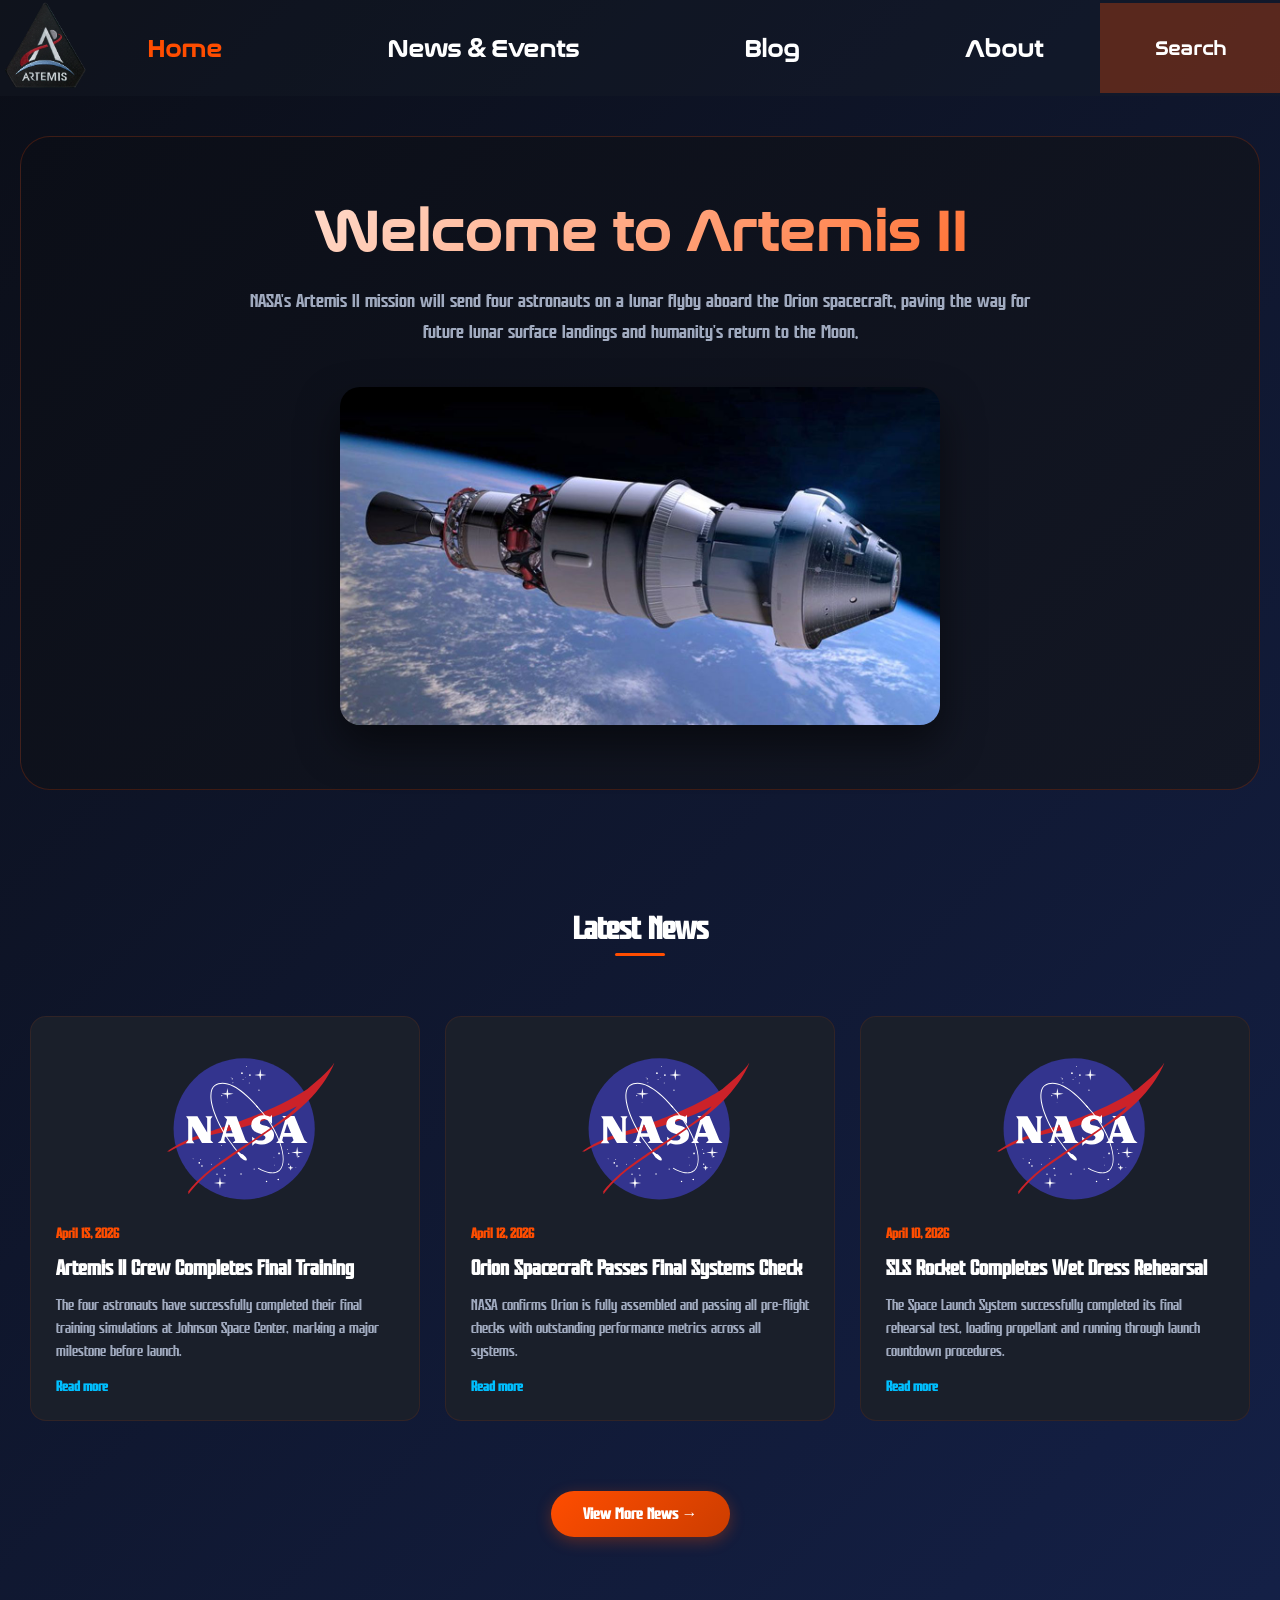
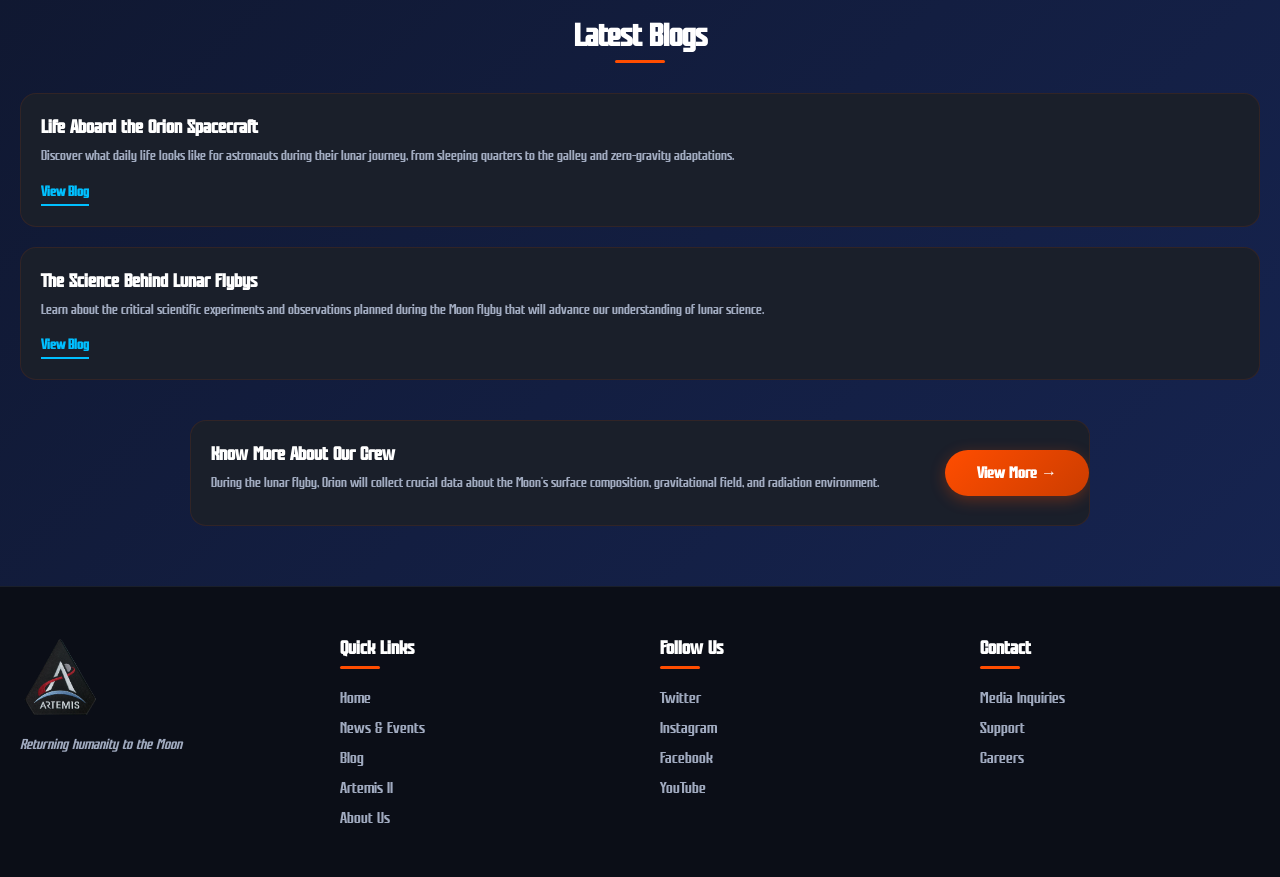
<file: index.html>
<!DOCTYPE html>
<html lang="en">
<head>
    <meta charset="UTF-8">
    <meta name="viewport" content="width=device-width, initial-scale=1.0">
    <meta http-equiv="refresh" content="0; url=pages/home.html">

    <title>Nasa Fan Made Site</title>
</head>    
</html>
</file>
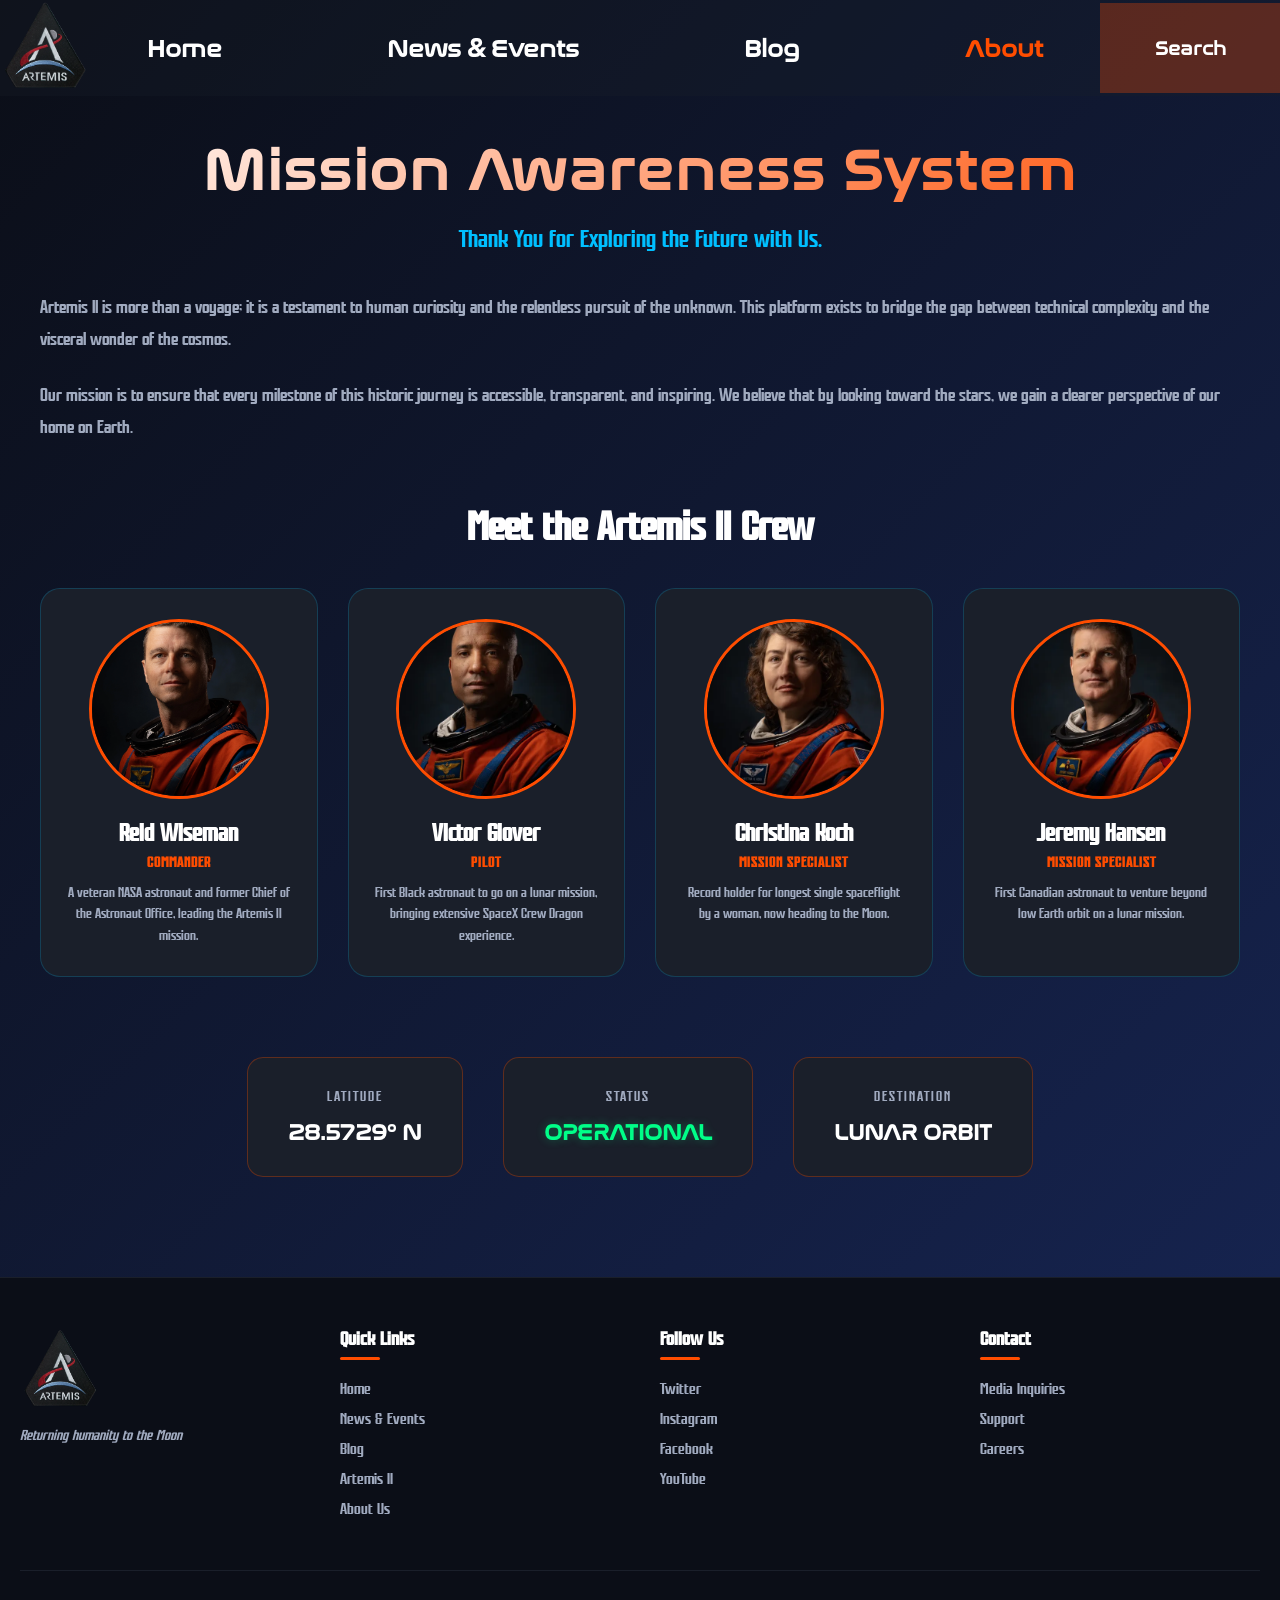
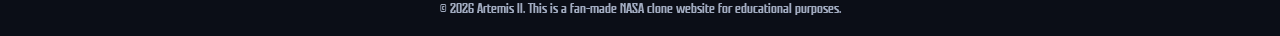
<file: pages/about.html>
<!doctype html>
<html lang="en">
  <head>
    <meta charset="UTF-8" />
    <meta name="viewport" content="width=device-width, initial-scale=1.0" />
    <link rel="stylesheet" href="../styles/style.css" />
    <link rel="stylesheet" href="../styles/topbar_style.css" />
    <link rel="stylesheet" href="../styles/about_style.css" />
    <link rel="stylesheet" href="../styles/astronaut_style.css" />
    <link rel="stylesheet" href="../styles/footer_style.css" />

    <script src="../scripts/loaders/load_top_bar.js"></script>
    <script src="../scripts/loaders/load_about.js"></script>
    <script src="../scripts/loaders/add_footer.js"></script>
    <title>About Us - Artemis II</title>
  </head>

  <body>
    <header class="top_bar" id="top_bar"></header>

    <main class="about_container">
      <div class="about_content">
        <h1 class="about_title">Mission Awareness System</h1>
        <p class="about_subtitle">
          Thank You for Exploring the Future with Us.
        </p>

        <div class="about_text">
          <p>
            Artemis II is more than a voyage; it is a testament to human
            curiosity and the relentless pursuit of the unknown. This platform
            exists to bridge the gap between technical complexity and the
            visceral wonder of the cosmos.
          </p>

          <p>
            Our mission is to ensure that every milestone of this historic
            journey is accessible, transparent, and inspiring. We believe that
            by looking toward the stars, we gain a clearer perspective of our
            home on Earth.
          </p>
        </div>
        <section class="astronauts_section">
          <h2 class="section_title">Meet the Artemis II Crew</h2>
          <div class="astronauts_grid">
            <!-- Astronaut Card 1 -->
            <div class="astronaut_card">
              <div class="astronaut_image">
                <img
                  src="../assets/crew_photos/Reid Wiseman.webp"
                  alt="Commander Reid Wiseman"
                />
              </div>
              <h3 class="astronaut_name">Reid Wiseman</h3>
              <p class="astronaut_role">Commander</p>
              <p class="astronaut_description">
                A veteran NASA astronaut and former Chief of the Astronaut
                Office, leading the Artemis II mission.
              </p>
            </div>
            <!-- Astronaut Card 2 -->
            <div class="astronaut_card">
              <div class="astronaut_image">
                <img
                  src="../assets/crew_photos/Victor Glover.webp"
                  alt="Pilot Victor Glover"
                />
              </div>
              <h3 class="astronaut_name">Victor Glover</h3>
              <p class="astronaut_role">Pilot</p>
              <p class="astronaut_description">
                First Black astronaut to go on a lunar mission, bringing
                extensive SpaceX Crew Dragon experience.
              </p>
            </div>
            <!-- Astronaut Card 3 -->
            <div class="astronaut_card">
              <div class="astronaut_image">
                <img
                  src="../assets/crew_photos/Christina Koch.webp"
                  alt="Mission Specialist Christina Koch"
                />
              </div>
              <h3 class="astronaut_name">Christina Koch</h3>
              <p class="astronaut_role">Mission Specialist</p>
              <p class="astronaut_description">
                Record holder for longest single spaceflight by a woman, now
                heading to the Moon.
              </p>
            </div>
            <!-- Astronaut Card 4 -->
            <div class="astronaut_card">
              <div class="astronaut_image">
                <img
                  src="../assets/crew_photos/Jeremy Hansen.webp"
                  alt="Mission Specialist Jeremy Hansen"
                />
              </div>
              <h3 class="astronaut_name">Jeremy Hansen</h3>
              <p class="astronaut_role">Mission Specialist</p>
              <p class="astronaut_description">
                First Canadian astronaut to venture beyond low Earth orbit on a
                lunar mission.
              </p>
            </div>
          </div>
        </section>
        <div class="info_grid">
          <div class="info_card">
            <div class="info_label">Latitude</div>
            <div class="info_value">28.5729° N</div>
          </div>
          <div class="info_card">
            <div class="info_label">Status</div>
            <div class="info_value status_operational">OPERATIONAL</div>
          </div>
          <div class="info_card">
            <div class="info_label">Destination</div>
            <div class="info_value">LUNAR ORBIT</div>
          </div>
        </div>
      </div>
    </main>
  </body>
</html>
</file>
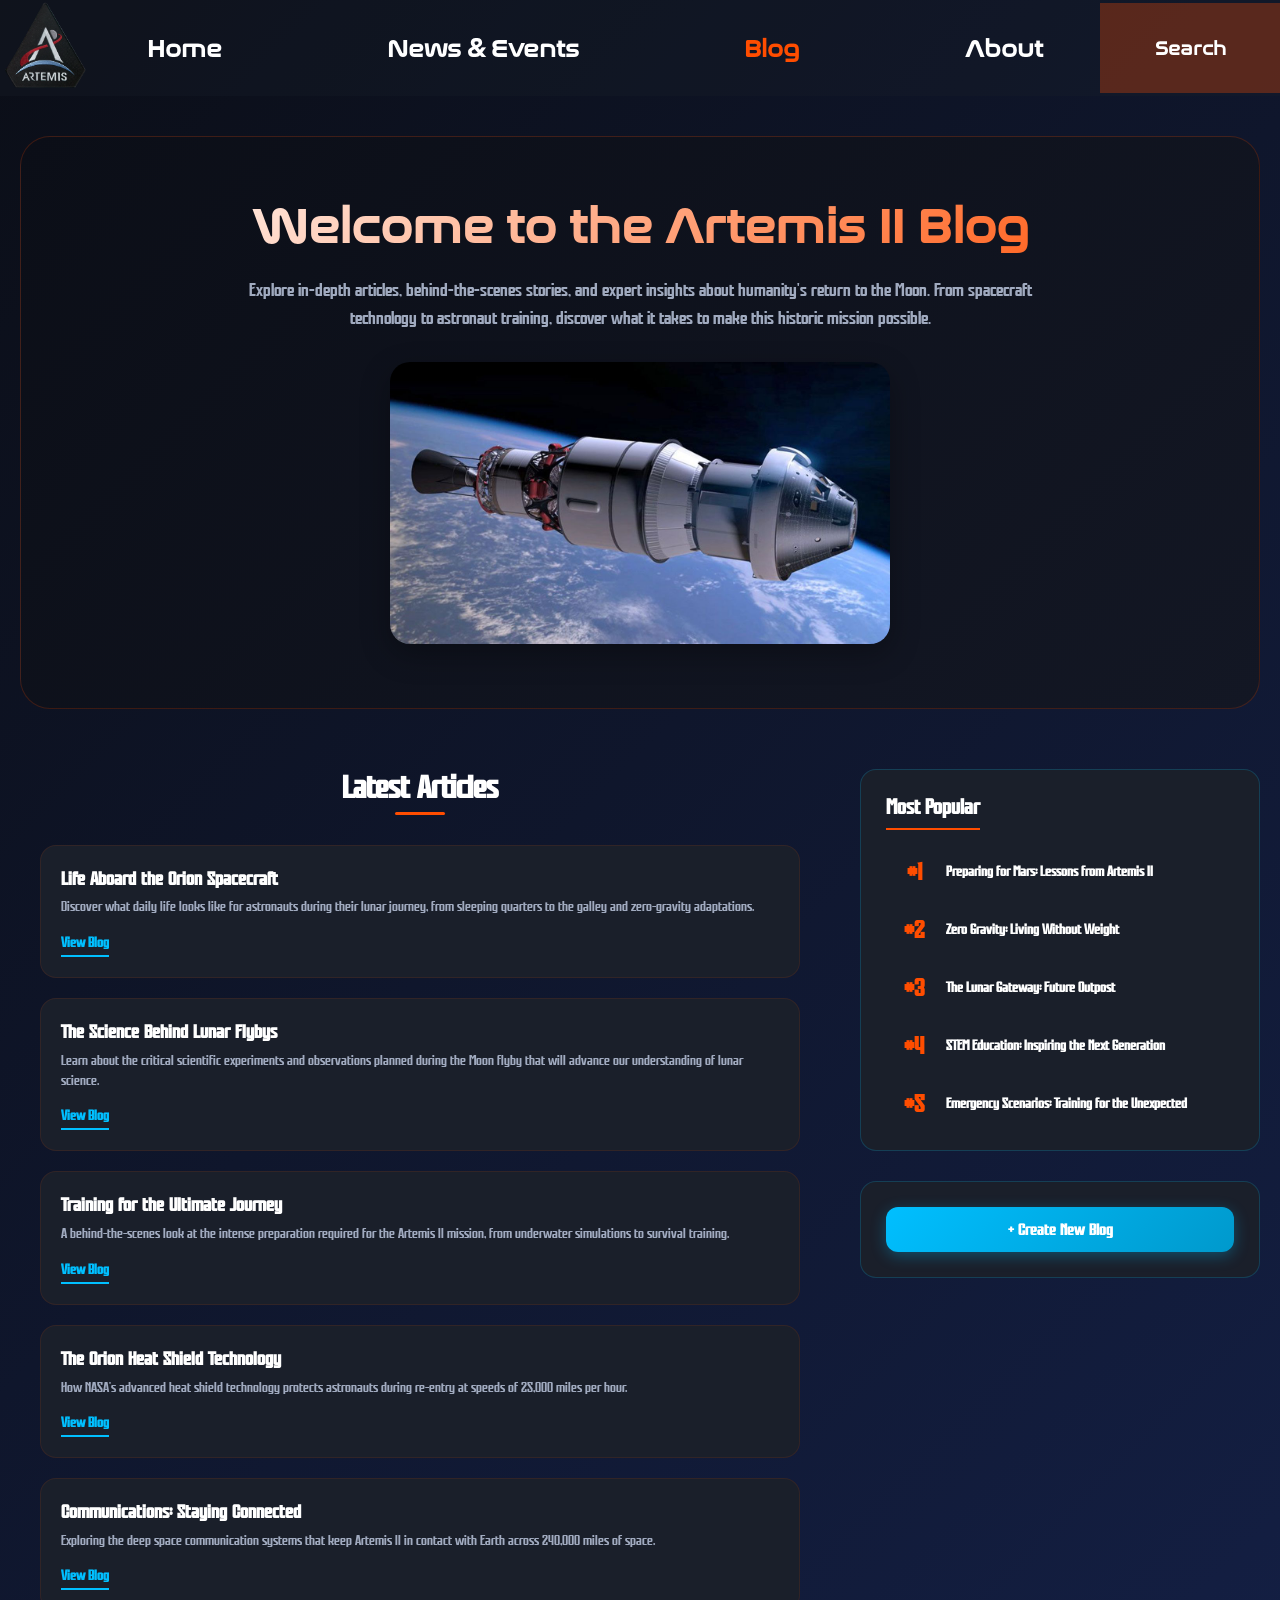
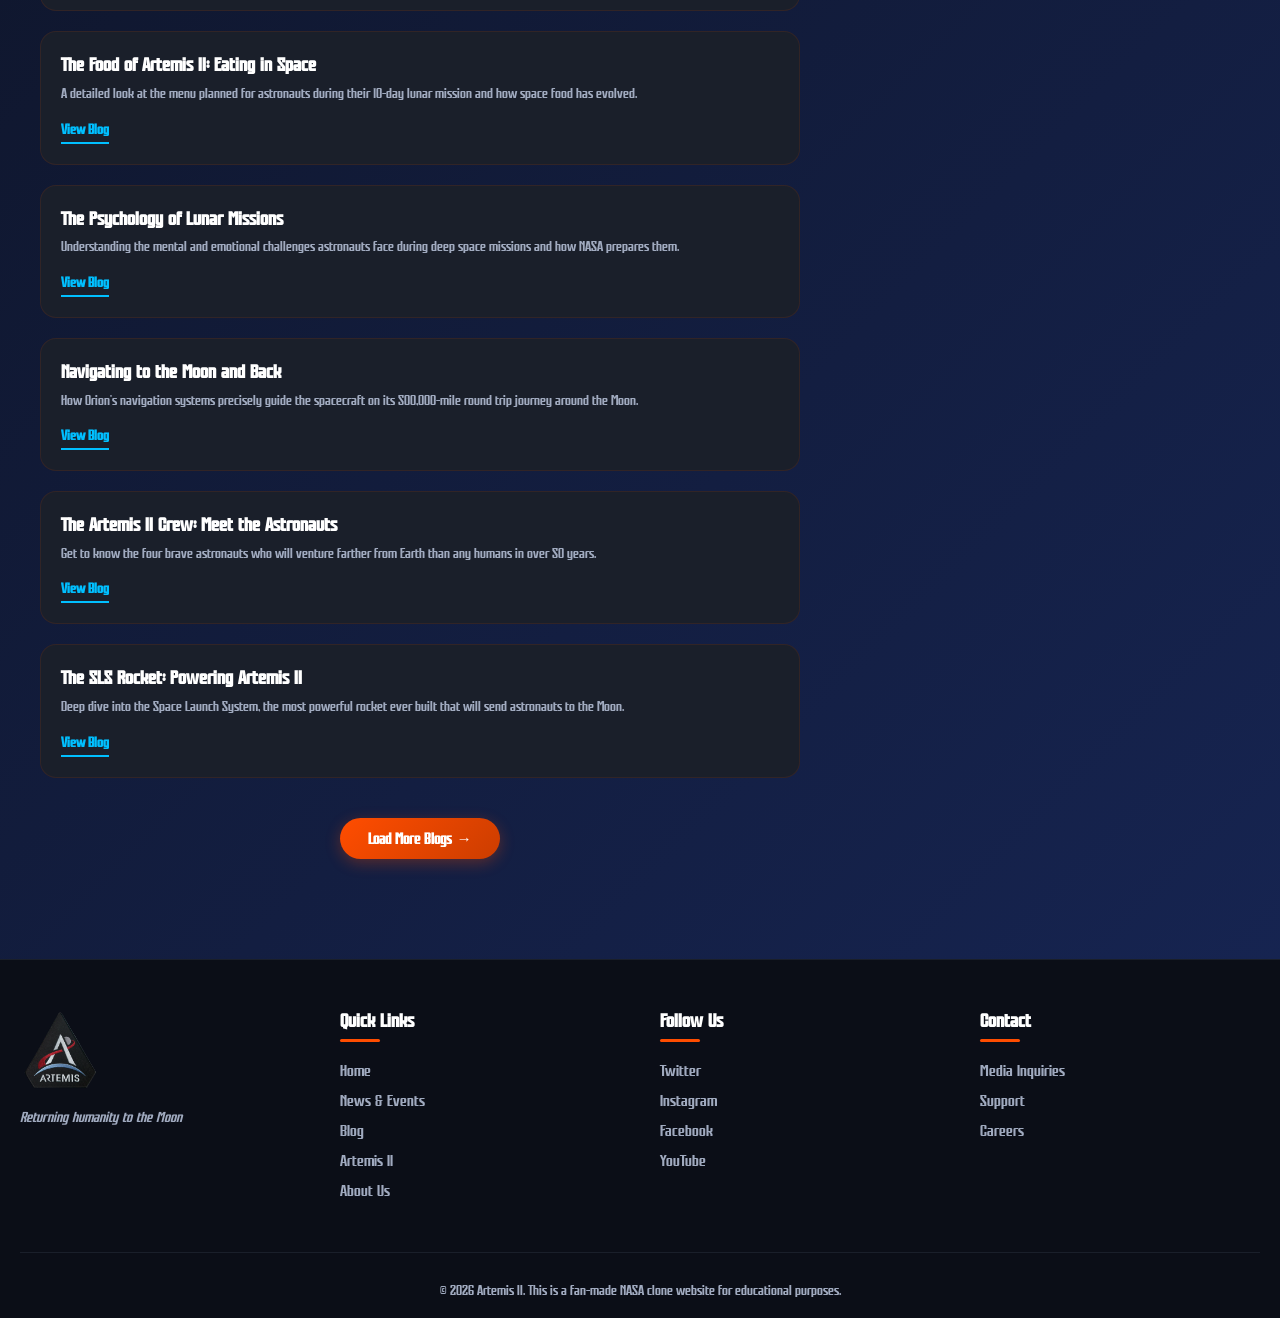
<file: pages/blog.html>
<!doctype html>
<html lang="en">
  <head>
    <meta charset="UTF-8" />
    <meta name="viewport" content="width=device-width, initial-scale=1.0" />
    <link rel="stylesheet" href="../styles/style.css" />
    <link rel="stylesheet" href="../styles/topbar_style.css" />
    <link rel="stylesheet" href="../styles/blog_style.css" />
    <link rel="stylesheet" href="../styles/footer_style.css" />

    <script src="../scripts/loaders/load_top_bar.js"></script>
    <script src="../scripts/loaders/add_footer.js"></script>
    <script src="../scripts/api/blog.js"></script>
    <script src="../scripts/loaders/load_blog.js"></script>
    <title>Blog - Artemis II</title>
  </head>

  <body>
    <header class="top_bar" id="top_bar"></header>

    <main class="blog_container">
      <!-- 1) Welcome Blog Section -->
      <section class="welcome_blog_section">
        <div class="welcome_blog_content">
          <h1 class="welcome_blog_title">Welcome to the Artemis II Blog</h1>
          <p class="welcome_blog_subtitle">
            Explore in-depth articles, behind-the-scenes stories, and expert
            insights about humanity's return to the Moon. From spacecraft
            technology to astronaut training, discover what it takes to make
            this historic mission possible.
          </p>
          <div class="welcome_blog_image">
            <img
              src="../assets/orion.jpg"
              alt="Orion Spacecraft"
              onerror="this.src = '../assets/nasa_logo.svg'"
            />
          </div>
        </div>
      </section>

      <!-- Main Content Area with 2 Columns -->
      <div class="blog_main_layout">
        <!-- Left Column: Blog Cards -->
        <div class="blog_left_column">
          <h2 class="section_title">Latest Articles</h2>
          <div class="blogs_list" id="blogsList">
            <!-- Dynamically loaded blog cards -->
          </div>
          <div class="button_container">
            <button class="load_more_blogs_btn" id="loadMoreBlogsBtn">
              Load More Blogs →
            </button>
          </div>
        </div>

        <!-- Right Column: Sidebar -->
        <div class="blog_right_sidebar">
          <!-- Most Popular Blogs -->
          <div class="sidebar_card">
            <h3 class="sidebar_title">Most Popular</h3>
            <div class="popular_list" id="popularList">
              <!-- Dynamically loaded popular blogs -->
            </div>
          </div>

          <!-- Create Blog Button -->
          <div class="sidebar_card">
            <button class="create_blog_btn">+ Create New Blog</button>
          </div>
        </div>
      </div>
    </main>

    <footer id="footer"></footer>
  </body>
</html>
</file>
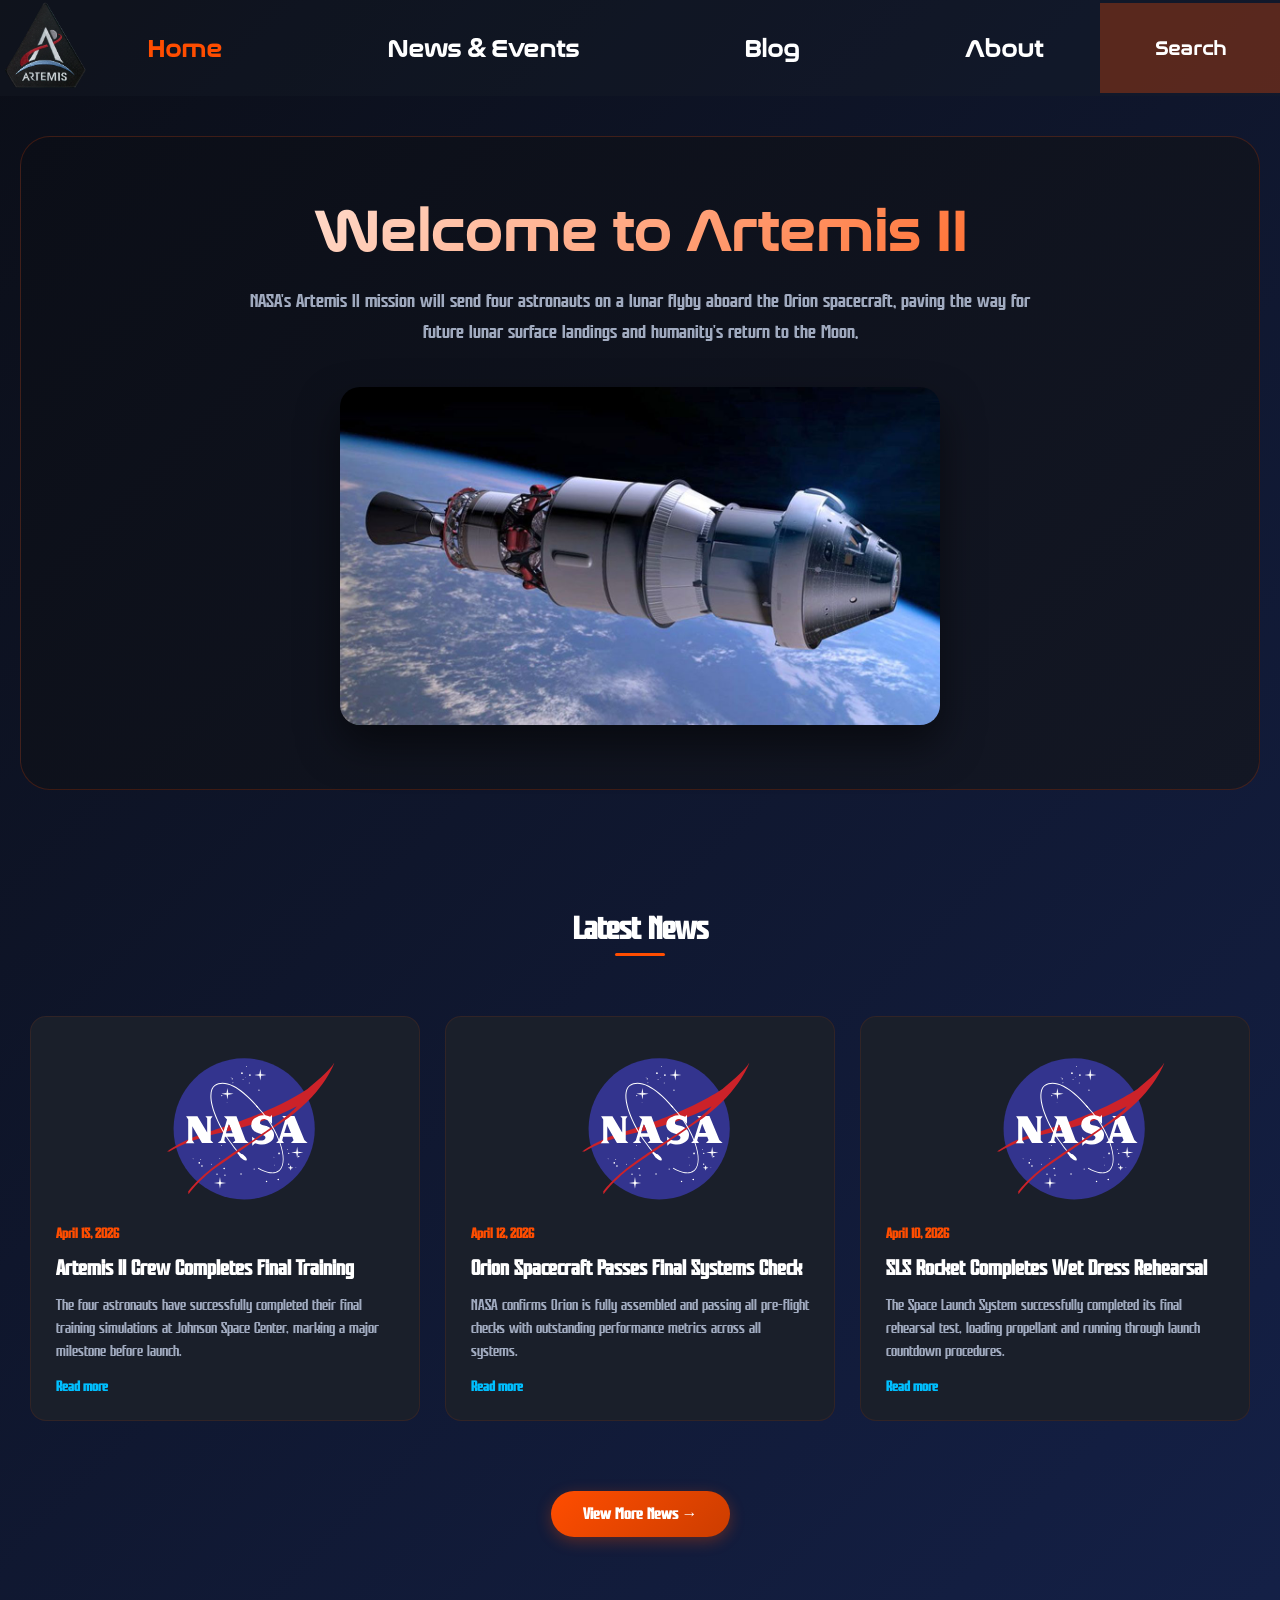
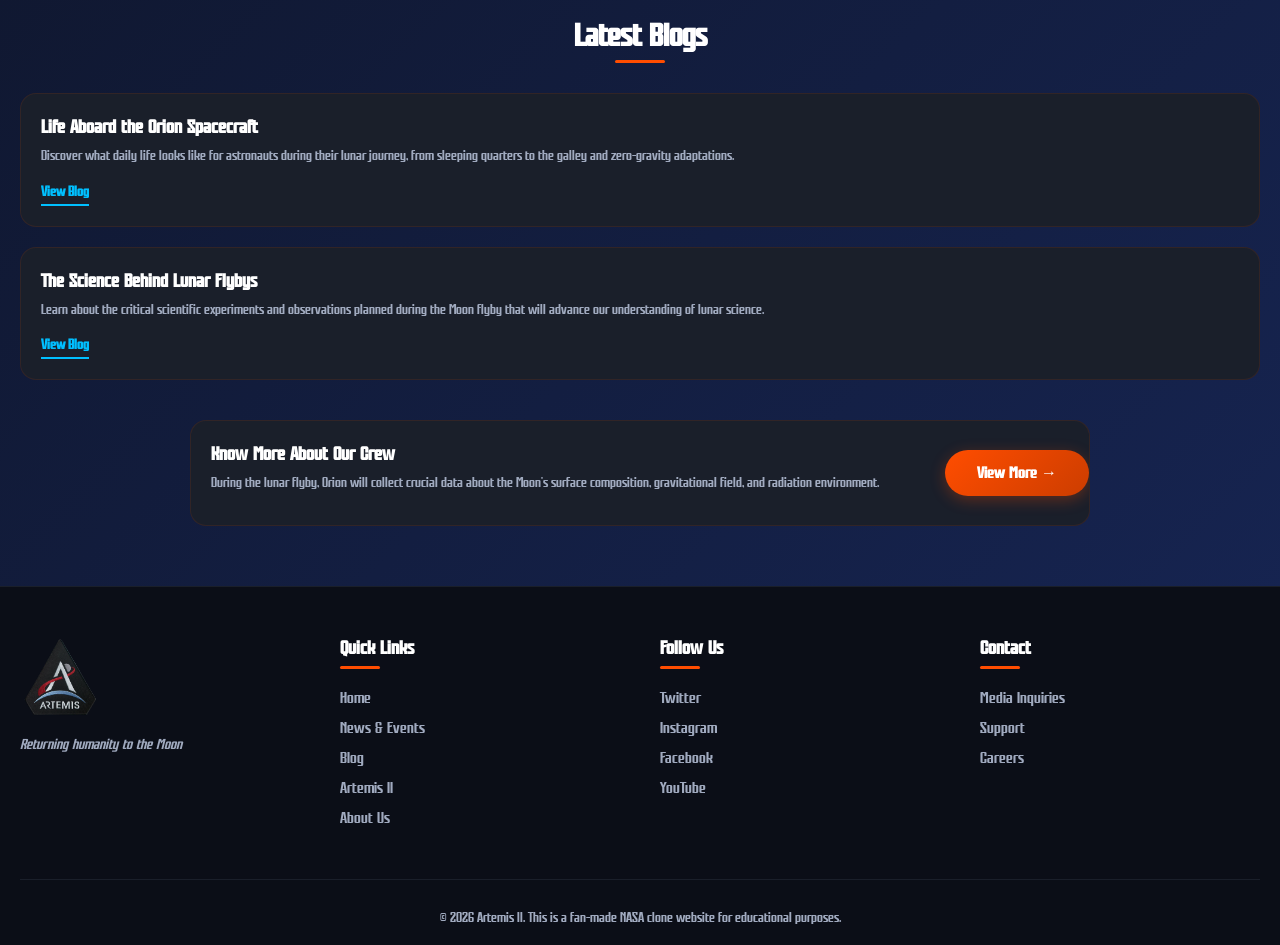
<file: pages/home.html>
<!doctype html>
<html lang="en">
  <head>
    <meta charset="UTF-8" />
    <meta name="viewport" content="width=device-width, initial-scale=1.0" />
    <link rel="stylesheet" href="../styles/style.css" />
    <link rel="stylesheet" href="../styles/topbar_style.css" />
    <link rel="stylesheet" href="../styles/home_style.css" />
    <link rel="stylesheet" href="../styles/news_style.css" />
    <link rel="stylesheet" href="../styles/footer_style.css" />
    <link rel="stylesheet" href="../styles/cta_style.css" />
    <link rel="stylesheet" href="../styles/blog_style.css" />

    <script src="../scripts/loaders/load_home.js"></script>
    <script src="../scripts/loaders/load_top_bar.js"></script>
    <script src="../scripts/loaders/add_footer.js"></script>
    <script src="../scripts/api/news.js"></script>
    <script src="../scripts/api/blog.js"></script>

    <title>Home - Artemis II</title>
  </head>

  <body>
    <!-- Note #1 make it header  -->
    <header class="top_bar" id="top_bar"></header>
    <!-- Main Home Content -->
    <main class="home_container">
      <!-- 1) Welcome Section -->
      <section class="welcome_section">
        <div class="welcome_content">
          <h1 class="welcome_title">Welcome to Artemis II</h1>
          <p class="welcome_subtitle">
            NASA's Artemis II mission will send four astronauts on a lunar flyby
            aboard the Orion spacecraft, paving the way for future lunar surface
            landings and humanity's return to the Moon.
          </p>
          <div class="spaceship_image">
            <img src="../assets/orion.jpg" alt="Orion Spacecraft" />
          </div>
        </div>
      </section>
    </main>

    <!-- 2) Latest News Section -->
    <section class="news_section">
      <h2 class="section_title">Latest News</h2>
      <div class="news_grid" id="newsGrid"></div>
      <div class="button_container">
        <button
          class="view_more_btn"
          onclick="window.location.href = 'news.html'"
        >
          View More News →
        </button>
      </div>
    </section>

    <!-- 3) Blogs Section -->
    <section class="blogs_section">
      <h2 class="section_title">Latest Blogs</h2>
      <div class="blogs_list" id="blogsList"></div>
    </section>

    <!-- 4) Special Thanks - Astronauts Section -->
    <section class="astronauts_CTA_section">
      <div class="cta_card">
        <div class="cta_content">
          <h3 class="cta_title">Know More About Our Crew</h3>
          <p class="cta_description">
            During the lunar flyby, Orion will collect crucial data about the
            Moon's surface composition, gravitational field, and radiation
            environment.
          </p>
        </div>
        <div class="button_container">
          <button
            class="view_more_btn"
            onclick="window.location.href = 'about.html'"
          >
            View More →
          </button>
        </div>
      </div>
    </section>
  </body>
</html>
</file>
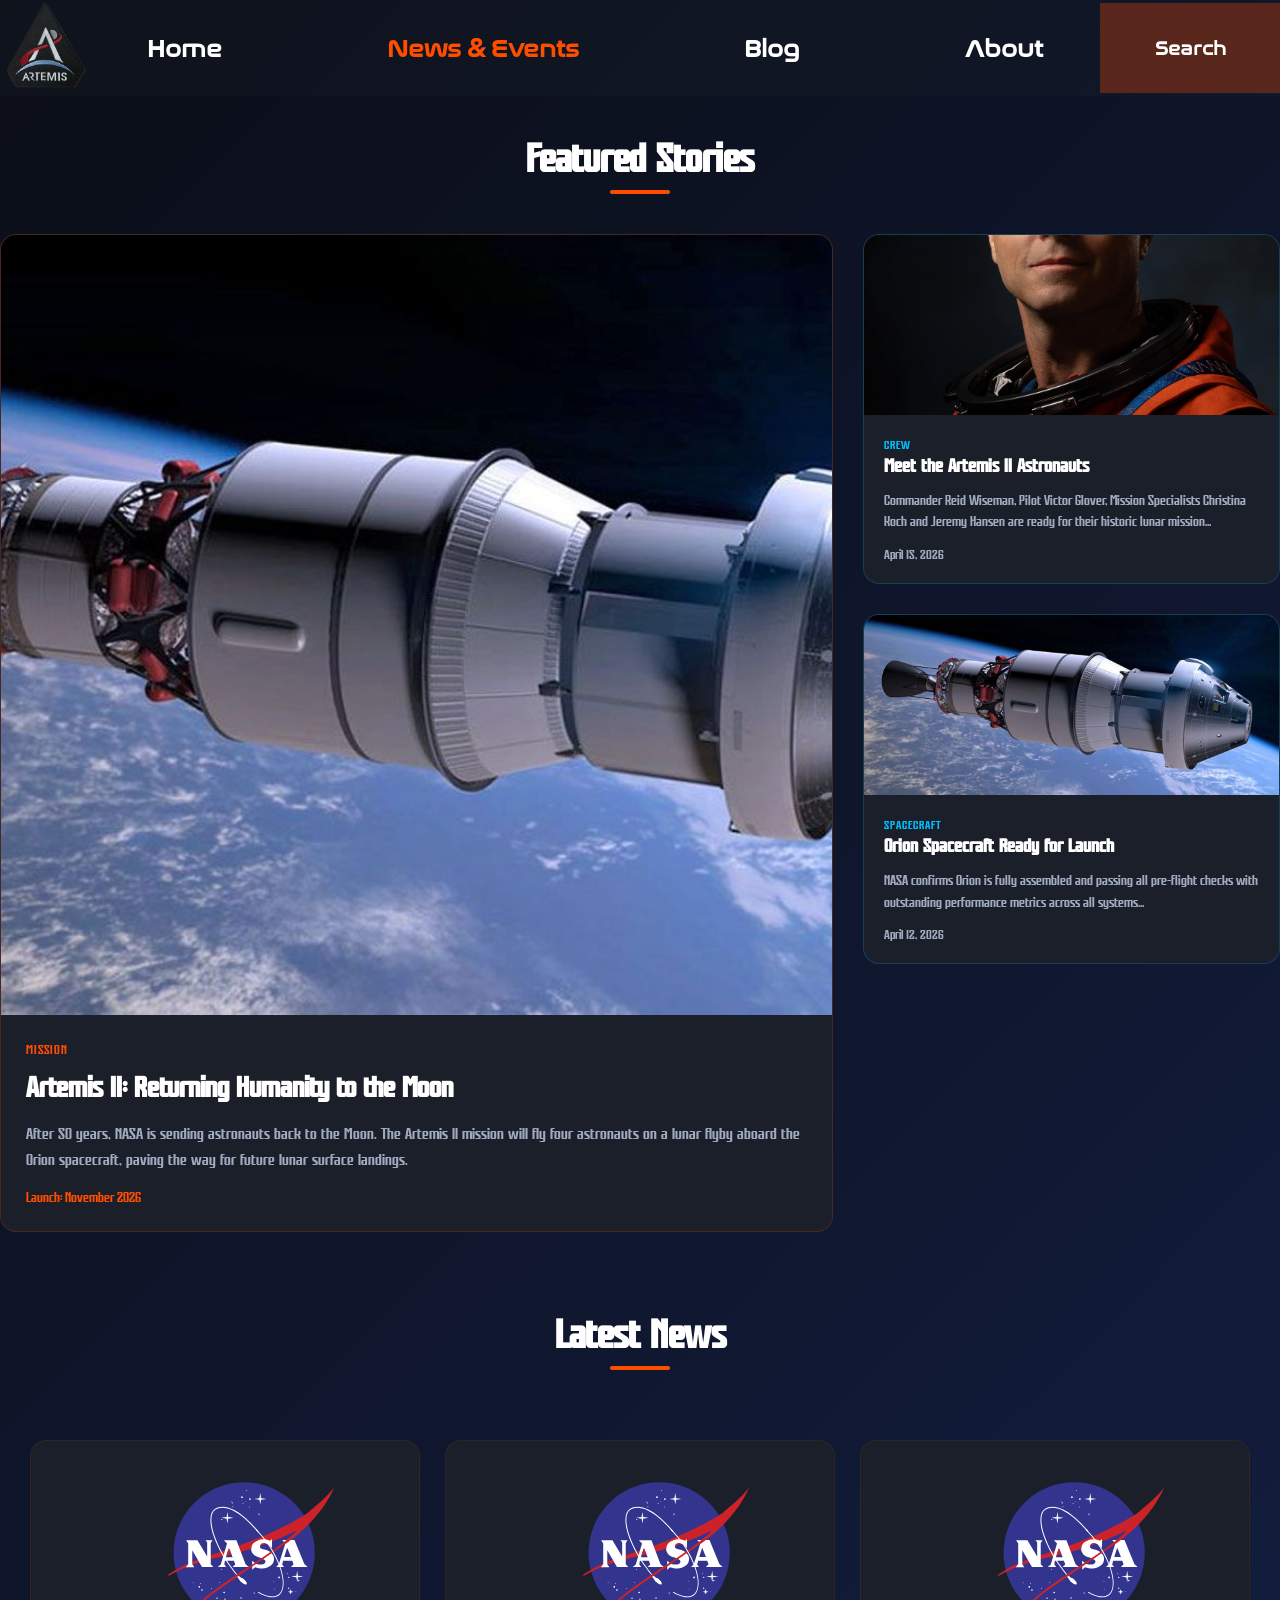
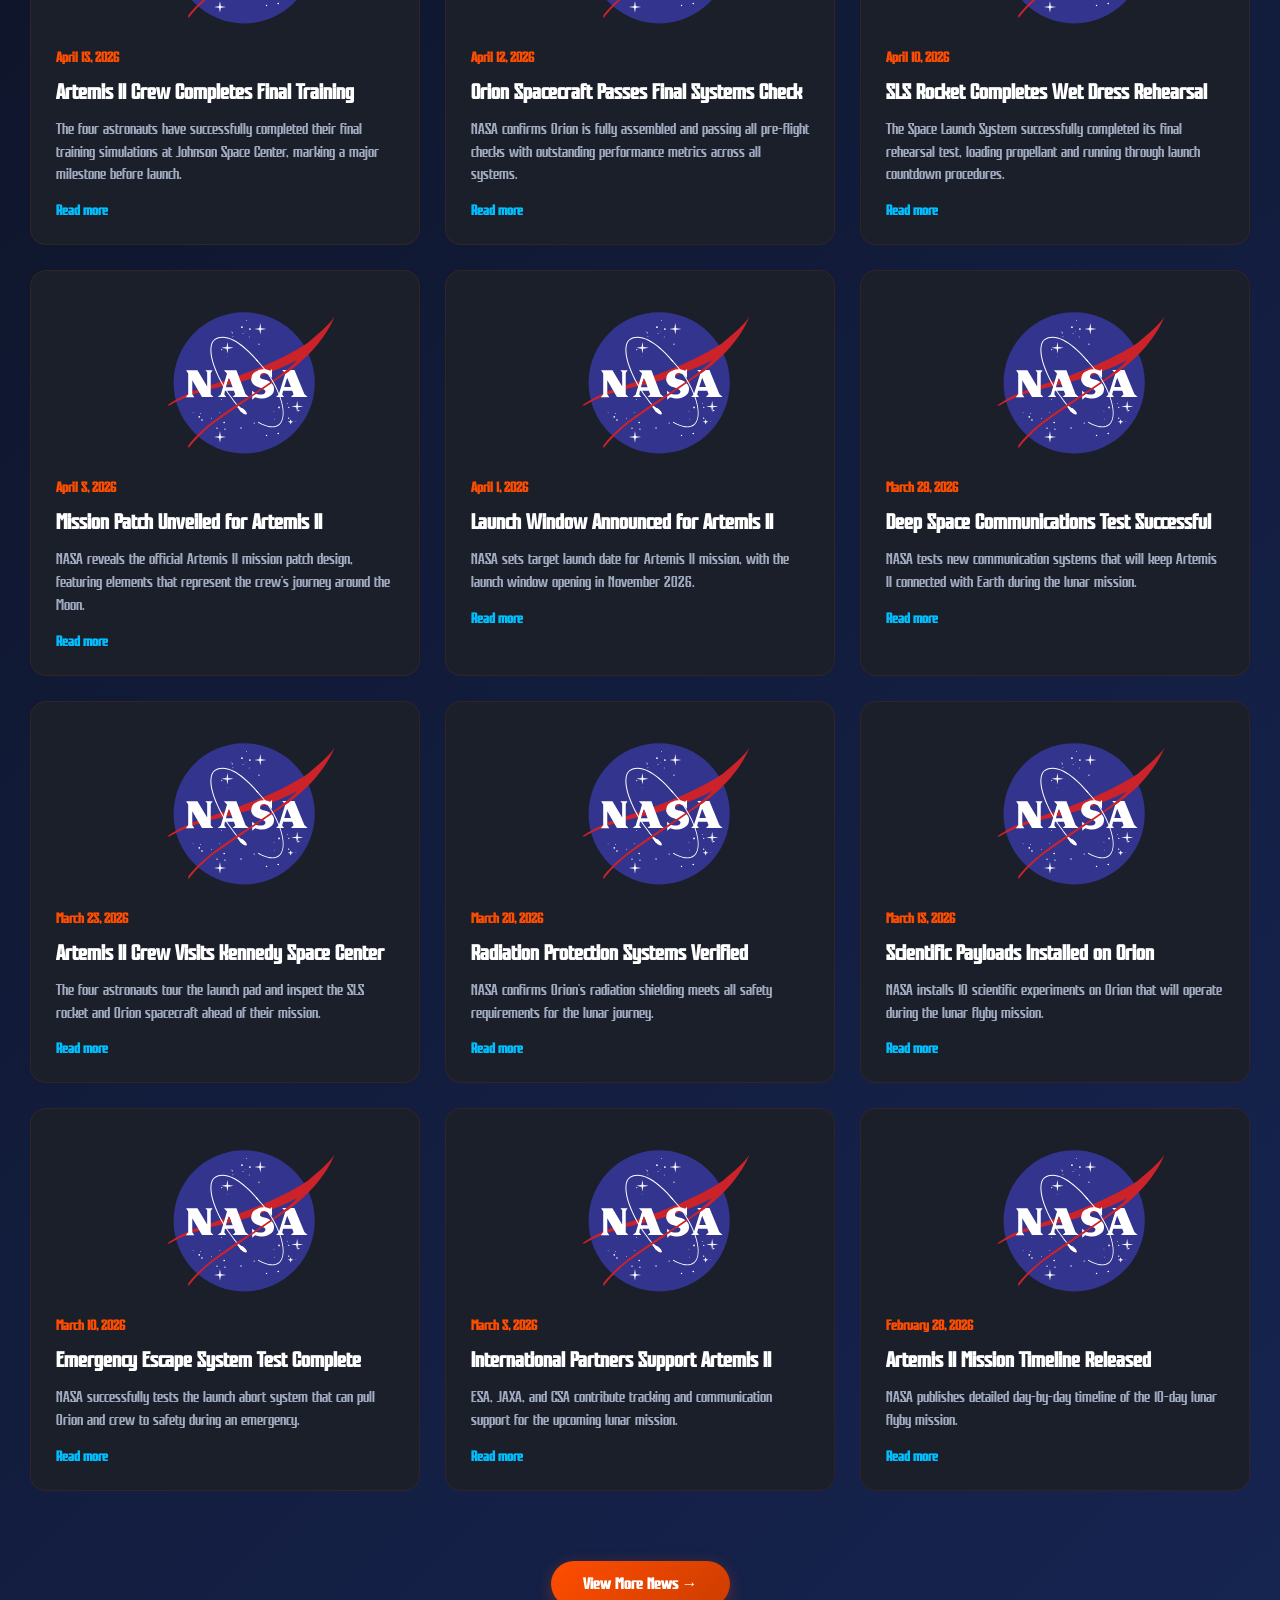
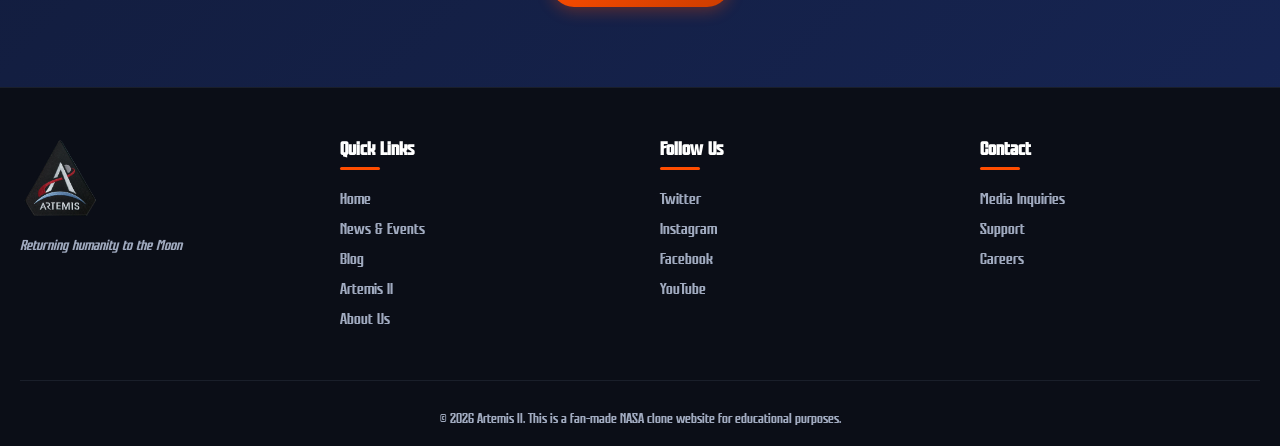
<file: pages/news.html>
<!doctype html>
<html lang="en">
  <head>
    <meta charset="UTF-8" />
    <meta name="viewport" content="width=device-width, initial-scale=1.0" />
    <link rel="stylesheet" href="../styles/style.css" />
    <link rel="stylesheet" href="../styles/topbar_style.css" />
    <link rel="stylesheet" href="../styles/news_style.css" />
    <link rel="stylesheet" href="../styles/footer_style.css" />

    <script src="../scripts/loaders/add_footer.js"></script>
    <script src="../scripts/loaders/load_top_bar.js"></script>
    <script src="../scripts/api/news.js"></script>
    <script src="../scripts/loaders/load_news.js"></script>
    <title>News & Events - Artemis II</title>
  </head>

  <body>
    <header class="top_bar" id="top_bar"></header>

    <main class="news_container">
      <!-- 1) Featured News Row - 3 Big News (Static) -->
      <section class="featured_news_section">
        <h2 class="section_title">Featured Stories</h2>
        <div class="featured_grid">
          <!-- Big Main News Card -->
          <div class="big_news_card">
            <img
              src="../assets/orion.jpg"
              alt="Artemis II Mission"
              class="big_news_image"
              onerror="this.src = '../assets/nasa_logo.svg'"
            />
            <div class="big_news_content">
              <span class="big_news_category">Mission</span>
              <h2 class="big_news_title">
                Artemis II: Returning Humanity to the Moon
              </h2>
              <p class="big_news_excerpt">
                After 50 years, NASA is sending astronauts back to the Moon. The
                Artemis II mission will fly four astronauts on a lunar flyby
                aboard the Orion spacecraft, paving the way for future lunar
                surface landings.
              </p>
              <span class="big_news_date">Launch: November 2026</span>
            </div>
          </div>

          <!-- Column of Two Smaller News Cards -->
          <div class="small_news_column">
            <!-- Small News Card 1 -->
            <div class="small_news_card">
              <img
                src="../assets/crew_photos/Reid Wiseman.webp"
                alt="Artemis II Crew"
                class="small_news_image"
                onerror="this.src = '../assets/nasa_logo.svg'"
              />
              <div class="small_news_content">
                <span class="small_news_category">Crew</span>
                <h3 class="small_news_title">Meet the Artemis II Astronauts</h3>
                <p class="small_news_excerpt">
                  Commander Reid Wiseman, Pilot Victor Glover, Mission
                  Specialists Christina Koch and Jeremy Hansen are ready for
                  their historic lunar mission...
                </p>
                <span class="small_news_date">April 15, 2026</span>
              </div>
            </div>

            <!-- Small News Card 2 -->
            <div class="small_news_card">
              <img
                src="../assets/orion.jpg"
                alt="Orion Spacecraft"
                class="small_news_image"
                onerror="this.src = '../assets/nasa_logo.svg'"
              />
              <div class="small_news_content">
                <span class="small_news_category">Spacecraft</span>
                <h3 class="small_news_title">
                  Orion Spacecraft Ready for Launch
                </h3>
                <p class="small_news_excerpt">
                  NASA confirms Orion is fully assembled and passing all
                  pre-flight checks with outstanding performance metrics across
                  all systems...
                </p>
                <span class="small_news_date">April 12, 2026</span>
              </div>
            </div>
          </div>
        </div>
      </section>
    </main>
    <!-- 2) News Archive Column - 20 News Cards -->
    <section class="news_section">
      <h2 class="section_title">Latest News</h2>
      <div class="news_grid" id="newsGrid">
        <!-- Dynamically loaded news cards -->
      </div>
      <div class="button_container">
        <button
          class="view_more_btn"
          onclick="window.location.href = 'news.html'"
        >
          View More News →
        </button>
      </div>
    </section>
  </body>
</html>
</file>
<file: styles/style.css>
* {
  margin: 0;
  padding: 0;
  box-sizing: border-box;
}

body {
  background: linear-gradient(135deg, #0b0e17 0%, #172656 100%);
  color: white;
}

a {
  text-decoration: none;
  color: inherit;
}

.section_title {
  font-family: "main_font", "Inter", sans-serif;
  font-size: 2.5rem;
  font-weight: 700;
  color: #ffffff;
  margin-bottom: 40px;
  text-align: center;
  position: relative;
  display: inline-block;
  width: 100%;
}

.section_title::after {
  margin: auto;
}

/* Optional: Keep hover effect for better UX */
a:hover {
  color: #ff4d00;
}

@font-face {
  font-family: "logo_font";
  src: url("../assets/fonts/logo_font.otf") format("opentype");
}

@font-face {
  font-family: "main_font";
  src: url("../assets/fonts/main_font.ttf") format("opentype");
}
</file>
<file: styles/topbar_style.css>
.top_bar {
  display: flex;
  align-items: center;
  justify-content: space-between;
  background-color: rgba(26, 31, 42, 0.3);

  font-family: "logo_font";
}

.top_bar_item {
  cursor: pointer;
  font-size: 1.5em;
  font-weight: bold;
}
.top_bar_item img {
  width: 10vh;
}
.navigation {
  width: 70%;
}
.navigation_list {
  list-style: none;

  display: flex;
  justify-content: space-between;
  width: 100%;
}

/* search container red rectangle */
.search_container {
  cursor: pointer;
  display: flex;
  background-color: rgba(255, 77, 0, 0.3);
  width: 20vh;
  height: 10vh;
  align-items: center;
  justify-content: center;
}

.current {
  color: #ff4d00;
}
@media (max-width: 700px) {
  .top_bar {
    flex-direction: column;
  }

  .navigation_list {
    flex-direction: column;
    align-items: center;
    margin-top: 30px;
    gap: 2rem;
    margin-bottom: 30px;
  }
}
</file>
<file: styles/about_style.css>
/* about_style.css - About Us Page */

.about_container {
    min-height: 100vh;
    display: flex;
    align-items: center;
    justify-content: center;
    padding: 40px 20px;
}

.about_content {
    max-width: 1200px;
    margin: 0 auto;
    text-align: center;
}

.about_title {
    font-family: 'logo_font', 'main_font', sans-serif;
    font-size: 3.5rem;
    font-weight: 800;
    background: linear-gradient(135deg, #FFFFFF 0%, #FF4D00 100%);
    -webkit-background-clip: text;
    background-clip: text;
    color: transparent;
    margin-bottom: 20px;
    letter-spacing: 2px;
}

.about_subtitle {
    font-family: 'main_font', sans-serif;
    font-size: 1.5rem;
    color: #00BFFF;
    margin-bottom: 40px;
    font-weight: 500;
}

.about_text {
    text-align: left;
    margin-bottom: 60px;
}

.about_text p {
    font-family: 'main_font', sans-serif;
    font-size: 1.1rem;
    line-height: 1.8;
    color: #A0AABF;
    margin-bottom: 25px;
}

.info_grid {
    display: flex;
    justify-content: center;
    gap: 40px;
    flex-wrap: wrap;
    margin-top: 40px;
}

.info_card {
    background: #1A1F2A;
    border-radius: 16px;
    padding: 30px 40px;
    min-width: 180px;
    text-align: center;
    border: 1px solid rgba(255, 77, 0, 0.3);
    transition: all 0.3s ease;
}

.info_card:hover {
    transform: translateY(-5px);
    border-color: #FF4D00;
    box-shadow: 0 10px 30px rgba(255, 77, 0, 0.2);
}

.info_label {
    font-family: 'main_font', sans-serif;
    font-size: 0.9rem;
    text-transform: uppercase;
    letter-spacing: 2px;
    color: #A0AABF;
    margin-bottom: 15px;
}

.info_value {
    font-family: 'logo_font', 'main_font', sans-serif;
    font-size: 1.4rem;
    font-weight: 700;
    color: #FFFFFF;
}

.status_operational {
    color: #00FF88;
    text-shadow: 0 0 10px rgba(0, 255, 136, 0.3);
}

/* Responsive Design */
@media (max-width: 768px) {
    .about_title {
        font-size: 2.2rem;
    }
    
    .about_subtitle {
        font-size: 1.2rem;
    }
    
    .about_text p {
        font-size: 1rem;
    }
    
    .info_grid {
        gap: 20px;
    }
    
    .info_card {
        padding: 20px 30px;
        min-width: 140px;
    }
    
    .info_value {
        font-size: 1.1rem;
    }
}

@media (max-width: 480px) {
    .about_title {
        font-size: 1.8rem;
    }
    
    .about_subtitle {
        font-size: 1rem;
    }
    
    .info_card {
        width: 100%;
    }
}
</file>
<file: styles/astronaut_style.css>
/* ============================================ */
/* 4) Astronauts Section */
/* ============================================ */

.astronauts_section {
    margin-bottom: 80px;
}

.astronauts_grid {
    display: grid;
    grid-template-columns: repeat(auto-fit, minmax(30vh, 1fr));
    gap: 30px;
}

.astronaut_card {
    background: #1A1F2A;
    border-radius: 20px;
    padding: 30px 25px;
    text-align: center;
    transition: all 0.3s ease;
    border: 1px solid rgba(0, 191, 255, 0.2);
    cursor: pointer;
}

.astronaut_card:hover {
    transform: translateY(-8px);
    border-color: #00BFFF;
    box-shadow: 0 15px 35px rgba(0, 191, 255, 0.15);
}

.astronaut_image {
    width: 180px;
    height: 180px;
    margin: 0 auto 20px;
    border-radius: 50%;
    overflow: hidden;
    border: 3px solid #FF4D00;
    transition: all 0.3s ease;
}

.astronaut_card:hover .astronaut_image {
    border-color: #00BFFF;
    transform: scale(1.02);
}

.astronaut_image img {
    width: 100%;
    height: 100%;
    object-fit: cover;
}

.astronaut_name {
    font-family: 'main_font', 'Inter', sans-serif;
    font-size: 1.5rem;
    font-weight: 700;
    color: #FFFFFF;
    margin-bottom: 8px;
}

.astronaut_role {
    font-family: 'main_font', 'Inter', sans-serif;
    font-size: 0.9rem;
    color: #FF4D00;
    font-weight: 600;
    margin-bottom: 12px;
    text-transform: uppercase;
    letter-spacing: 1px;
}

.astronaut_description {
    font-family: 'main_font', 'Inter', sans-serif;
    font-size: 0.9rem;
    color: #A0AABF;
    line-height: 1.5;
}
</file>
<file: styles/footer_style.css>
/* ============================================ */
/* 5) Footer */
/* ============================================ */

.footer {
    background: #0B0E17;
    border-top: 1px solid #1A1F2A;
    margin-top: 60px;
    padding: 50px 20px 20px;
}

.footer_content {
    max-width: 1400px;
    margin: 0 auto;
    display: grid;
    grid-template-columns: repeat(auto-fit, minmax(220px, 1fr));
    gap: 40px;
    margin-bottom: 40px;
}

.footer_section h4 {
    font-family: 'main_font', 'Inter', sans-serif;
    font-size: 1.2rem;
    color: #FFFFFF;
    margin-bottom: 20px;
    position: relative;
    display: inline-block;
}

.footer_section h4::after {
    content: '';
    display: block;
    width: 40px;
    height: 3px;
    background: #FF4D00;
    margin-top: 8px;
    border-radius: 2px;
}

.footer_section ul {
    list-style: none;
    padding: 0;
}

.footer_section ul li {
    margin-bottom: 12px;
}

.footer_section ul li a {
    color: #A0AABF;
    text-decoration: none;
    font-family: 'main_font', 'Inter', sans-serif;
    transition: color 0.3s ease;
}

.footer_section ul li a:hover {
    color: #FF4D00;
}

.footer_logo {
    width: 80px;
    height: auto;
    margin-bottom: 15px;
}

.footer_tagline {
    font-family: 'main_font', 'Inter', sans-serif;
    color: #A0AABF;
    font-size: 0.9rem;
    font-style: italic;
}

.footer_bottom {
    text-align: center;
    padding-top: 30px;
    border-top: 1px solid #1A1F2A;
    max-width: 1400px;
    margin: 0 auto;
}

.footer_bottom p {
    font-family: 'main_font', 'Inter', sans-serif;
    color: #A0AABF;
    font-size: 0.85rem;
}

@media (max-width : 700px) {
        .footer_content {
                grid-template-columns: 1fr;
                text-align: center;
            }
        
            .footer_section h4::after {
                margin: 8px auto 0;
            }
        
            .footer_logo {
                margin: 0 auto 15px;
            }
}
</file>
<file: styles/blog_style.css>
/* blog_style.css - Blog Page */

.blog_container {
    max-width: 1400px;
    margin: 0 auto;
    padding: 40px 20px;
}

/* ============================================ */
/* 1) Welcome Blog Section */
/* ============================================ */

.welcome_blog_section {
    background: linear-gradient(135deg, #0B0E17 0%, #131724 100%);
    border-radius: 30px;
    padding: 60px 40px;
    margin-bottom: 60px;
    text-align: center;
    border: 1px solid rgba(255, 77, 0, 0.2);
}

.welcome_blog_title {
    font-family: 'logo_font', 'main_font', sans-serif;
    font-size: 3rem;
    font-weight: 800;
    background: linear-gradient(135deg, #FFFFFF 0%, #FF4D00 100%);
    -webkit-background-clip: text;
    background-clip: text;
    color: transparent;
    margin-bottom: 20px;
}

.welcome_blog_subtitle {
    font-family: 'main_font', 'Inter', sans-serif;
    font-size: 1.1rem;
    line-height: 1.6;
    color: #A0AABF;
    max-width: 800px;
    margin: 0 auto 30px;
}

.welcome_blog_image {
    max-width: 500px;
    margin: 0 auto;
}

.welcome_blog_image img {
    width: 100%;
    height: auto;
    border-radius: 20px;
    box-shadow: 0 10px 30px rgba(0, 0, 0, 0.3);
}

/* ============================================ */
/* Main Layout - 2 Columns */
/* ============================================ */

.blog_main_layout {
    display: grid;
    grid-template-columns: 2fr 1fr;
    gap: 40px;
}

/* Section Title */
.section_title {
    font-family: 'main_font', 'Inter', sans-serif;
    font-size: 2rem;
    font-weight: 700;
    color: #FFFFFF;
    margin-bottom: 30px;
    position: relative;
    display: inline-block;
}

.section_title::after {
    content: '';
    display: block;
    width: 50px;
    height: 3px;
    background: #FF4D00;
    margin-top: 8px;
    border-radius: 2px;
}

/* ============================================ */
/* 2) Blog Cards - Left Column */
/* ============================================ */

.blogs_list {
    display: flex;
    flex-direction: column;
    gap: 20px;
    margin-bottom: 40px;
}

.blog_row {
    background: #1A1F2A;
    border-radius: 16px;
    margin-left: 20px;
    margin-right: 20px;
    transition: border-color 0.2s ease;
    border: 1px solid rgba(255, 77, 0, 0.1);
    cursor: pointer;
    display: flex;
    overflow: hidden;
}

.blog_row:hover {
    border-color: #FF4D00;
}

.blog_image {
    width: 200px;
    height: 160px;
    object-fit: cover;
    flex-shrink: 0;
}

.blog_content {
    padding: 20px;
    flex: 1;
}

.blog_category {
    display: inline-block;
    font-family: 'main_font', sans-serif;
    font-size: 0.7rem;
    color: #00BFFF;
    text-transform: uppercase;
    letter-spacing: 1px;
    margin-bottom: 8px;
}

.blog_title {
    font-family: 'main_font', 'Inter', sans-serif;
    font-size: 1.2rem;
    font-weight: 700;
    color: #FFFFFF;
    margin-bottom: 5px;
    line-height: 1.4;
}

.blog_author_date {
    font-family: 'main_font', sans-serif;
    font-size: 0.75rem;
    color: #A0AABF;
    margin-bottom: 10px;
}

.blog_description {
    font-family: 'main_font', 'Inter', sans-serif;
    font-size: 0.85rem;
    color: #A0AABF;
    line-height: 1.5;
    margin-bottom: 12px;
}

.view_blog_btn {
    display: inline-block;
    background: transparent;
    color: #00BFFF;
    text-decoration: none;
    font-family: 'main_font', sans-serif;
    font-weight: 600;
    font-size: 0.85rem;
    padding: 5px 0;
    border-bottom: 2px solid #00BFFF;
    transition: color 0.2s ease, border-color 0.2s ease;
}

.view_blog_btn:hover {
    color: #FF4D00;
    border-bottom-color: #FF4D00;
}

.button_container {
    text-align: center;
}

.load_more_blogs_btn {
    background: linear-gradient(135deg, #FF4D00 0%, #CC3D00 100%);
    color: #FFFFFF;
    border: none;
    padding: 12px 28px;
    font-family: 'main_font', 'Inter', sans-serif;
    font-size: 0.95rem;
    font-weight: 600;
    border-radius: 50px;
    cursor: pointer;
    transition: opacity 0.2s ease;
    box-shadow: 0 4px 15px rgba(255, 77, 0, 0.3);
}

.load_more_blogs_btn:hover {
    opacity: 0.9;
}

/* ============================================ */
/* 3) Right Sidebar */
/* ============================================ */

.blog_right_sidebar {
    display: flex;
    flex-direction: column;
    gap: 30px;
}

.sidebar_card {
    background: #1A1F2A;
    border-radius: 16px;
    padding: 25px;
    border: 1px solid rgba(0, 191, 255, 0.2);
}

.sidebar_title {
    font-family: 'main_font', 'Inter', sans-serif;
    font-size: 1.3rem;
    font-weight: 700;
    color: #FFFFFF;
    margin-bottom: 20px;
    padding-bottom: 10px;
    border-bottom: 2px solid #FF4D00;
    display: inline-block;
}

/* Most Popular List */
.popular_list {
    display: flex;
    flex-direction: column;
    gap: 15px;
}

.popular_item {
    display: flex;
    align-items: center;
    gap: 12px;
    cursor: pointer;
    transition: transform 0.2s ease;
    padding: 8px;
    border-radius: 8px;
}

.popular_item:hover {
    background: rgba(255, 77, 0, 0.1);
    transform: translateX(5px);
}

.popular_rank {
    font-family: 'main_font', sans-serif;
    font-size: 1.5rem;
    font-weight: 800;
    color: #FF4D00;
    min-width: 40px;
    text-align: center;
}

.popular_title {
    font-family: 'main_font', sans-serif;
    font-size: 0.9rem;
    font-weight: 600;
    color: #FFFFFF;
    line-height: 1.3;
}

/* Create Blog Button */
.create_blog_btn {
    width: 100%;
    background: linear-gradient(135deg, #00BFFF 0%, #0099CC 100%);
    color: #FFFFFF;
    border: none;
    padding: 14px 20px;
    font-family: 'main_font', 'Inter', sans-serif;
    font-size: 1rem;
    font-weight: 600;
    border-radius: 12px;
    cursor: pointer;
    transition: opacity 0.2s ease;
    box-shadow: 0 4px 15px rgba(0, 191, 255, 0.3);
}

.create_blog_btn:hover {
    opacity: 0.9;
}

/* ============================================ */
/* Responsive Design */
/* ============================================ */

@media (max-width: 1024px) {
    .blog_main_layout {
        grid-template-columns: 1fr;
        gap: 30px;
    }
    
    .blog_right_sidebar {
        order: -1;
    }
    
    .sidebar_card {
        max-width: 400px;
        margin: 0 auto;
        width: 100%;
    }
}

@media (max-width: 768px) {
    .blog_container {
        padding: 20px 15px;
    }
    
    .welcome_blog_section {
        padding: 40px 20px;
    }
    
    .welcome_blog_title {
        font-size: 2rem;
    }
    
    .welcome_blog_subtitle {
        font-size: 1rem;
    }
    
    .section_title {
        font-size: 1.8rem;
    }
    
    .blog_row {
        flex-direction: column;
    }
    
    .blog_image {
        width: 100%;
        height: 180px;
    }
    
    .blog_title {
        font-size: 1.1rem;
    }
    
    .sidebar_card {
        max-width: 100%;
    }
}

@media (max-width: 480px) {
    .welcome_blog_title {
        font-size: 1.5rem;
    }
    
    .section_title {
        font-size: 1.5rem;
    }
    
    .blog_title {
        font-size: 1rem;
    }
    
    .popular_rank {
        font-size: 1.2rem;
        min-width: 30px;
    }
    
    .popular_title {
        font-size: 0.8rem;
    }
}
</file>
<file: styles/home_style.css>
/* home_style.css - Artemis II Home Page Styles */

/* Global Styles for Home Page */
.home_container {
  max-width: 1400px;
  margin: 0 auto;
  padding: 40px 20px;
}

/* ============================================ */
/* 1) Welcome Section */
/* ============================================ */

.welcome_section {
  background: linear-gradient(135deg, #0b0e17 0%, #131724 100%);
  border-radius: 30px;
  padding: 60px 40px;
  margin-bottom: 80px;
  text-align: center;
  border: 1px solid rgba(255, 77, 0, 0.2);
}

.welcome_title {
  font-family: "logo_font", "Inter", sans-serif;
  font-size: 3.5rem;
  font-weight: 800;
  background: linear-gradient(135deg, #ffffff 0%, #ff4d00 100%);
  -webkit-background-clip: text;
  background-clip: text;
  color: transparent;
  margin-bottom: 20px;
}

.welcome_subtitle {
  font-family: "main_font", "Inter", sans-serif;
  font-size: 1.2rem;
  line-height: 1.6;
  color: #a0aabf;
  max-width: 800px;
  margin: 0 auto 40px;
}

.spaceship_image {
  max-width: 600px;
  margin: 0 auto;
}

.spaceship_image img {
  width: 100%;
  height: auto;
  border-radius: 20px;
  box-shadow: 0 20px 40px rgba(0, 0, 0, 0.5);
  transition: transform 0.3s ease;
}

.spaceship_image img:hover {
  transform: scale(1.02);
}

/* ============================================ */
/* Responsive Design */
/* ============================================ */

@media (max-width: 700px) {
  .home_container {
    padding: 20px 15px;
  }

  .welcome_section {
    padding: 40px 20px;
  }

  .welcome_title {
    font-size: 2.2rem;
  }

  .welcome_subtitle {
    font-size: 1rem;
  }

  .section_title {
    font-size: 2rem;
  }

  .news_grid {
    grid-template-columns: 1fr;
  }

  .astronauts_grid {
    grid-template-columns: 1fr;
  }

  .blog_row {
    padding: 20px;
  }

  .blog_title {
    font-size: 1.2rem;
  }
}

@media (max-width: 480px) {
  .welcome_title {
    font-size: 1.8rem;
  }
}
</file>
<file: styles/news_style.css>
/* ============================================ */
/* 2) Latest News Section */
/* ============================================ */

.news_section {
  margin-bottom: 80px;
}

.news_grid {
  display: grid;
  grid-template-columns: repeat(auto-fit, minmax(40vh, 1fr));
  gap: 25px;
  margin-bottom: 40px;
  padding: 30px;
}

.news_card {
  background: #1a1f2a;
  border-radius: 16px;
  padding: 25px;
  transition: all 0.3s ease;
  border: 1px solid rgba(255, 77, 0, 0.1);
  cursor: pointer;
}

.news_card img {
  width: 20vh;
  margin-left: 30%;
}

.news_card:hover {
  transform: translateY(-5px);
  border-color: #ff4d00;
  box-shadow: 0 10px 30px rgba(255, 77, 0, 0.1);
}

.news_date {
  font-family: "main_font", "Inter", sans-serif;
  font-size: 0.85rem;
  color: #ff4d00;
  margin-bottom: 12px;
  font-weight: 600;
}

.news_title {
  font-family: "main_font", "Inter", sans-serif;
  font-size: 1.3rem;
  font-weight: 700;
  color: #ffffff;
  margin-bottom: 12px;
  line-height: 1.4;
}

.news_excerpt {
  font-family: "main_font", "Inter", sans-serif;
  font-size: 0.95rem;
  color: #a0aabf;
  line-height: 1.5;
  margin-bottom: 15px;
}

.read_more {
  font-family: "main_font", "Inter", sans-serif;
  color: #00bfff;
  text-decoration: none;
  font-weight: 600;
  font-size: 0.9rem;
  transition: color 0.3s ease;
}

.read_more:hover {
  color: #ff4d00;
}

.button_container {
  text-align: center;
}

.view_more_btn {
  background: linear-gradient(135deg, #ff4d00 0%, #cc3d00 100%);
  color: #ffffff;
  border: none;
  padding: 14px 32px;
  font-family: "main_font", "Inter", sans-serif;
  font-size: 1rem;
  font-weight: 600;
  border-radius: 50px;
  cursor: pointer;
  transition: all 0.3s ease;
  box-shadow: 0 4px 15px rgba(255, 77, 0, 0.3);
}

.view_more_btn:hover {
  transform: translateY(-2px);
  box-shadow: 0 8px 25px rgba(255, 77, 0, 0.4);
  background: linear-gradient(135deg, #ff5c1a 0%, #e64a00 100%);
}

/* ============================================ */
/* 2.5) Featured News Section */
/* ============================================ */
/* featured_news.css - Featured News Section */

.featured_news_section {
  margin-bottom: 80px;
  margin-top: 40px;
}

.section_title {
  font-family: "main_font", "Inter", sans-serif;
  font-size: 2.5rem;
  font-weight: 700;
  color: #ffffff;
  margin-bottom: 40px;
  position: relative;
  display: inline-block;
}

.section_title::after {
  content: "";
  display: block;
  width: 60px;
  height: 4px;
  background: #ff4d00;
  margin-top: 10px;
  border-radius: 2px;
}

.featured_grid {
  display: grid;
  grid-template-columns: 2fr 1fr;
  gap: 30px;
}

/* Big Main News Card */
.big_news_card {
  background: #1a1f2a;
  border-radius: 16px;
  overflow: hidden;
  border: 1px solid rgba(255, 77, 0, 0.2);
  cursor: pointer;
  transition: border-color 0.2s ease;
}

.big_news_card:hover {
  border-color: #ff4d00;
}

.big_news_image {
  width: 100%;
  height: calc(100vh - 120px);
  object-fit: cover;
  display: block;
}

.big_news_content {
  padding: 25px;
}

.big_news_category {
  display: inline-block;
  font-family: "main_font", sans-serif;
  font-size: 0.8rem;
  color: #ff4d00;
  text-transform: uppercase;
  letter-spacing: 1px;
  margin-bottom: 12px;
}

.big_news_title {
  font-family: "main_font", sans-serif;
  font-size: 1.8rem;
  font-weight: 700;
  color: #ffffff;
  margin-bottom: 15px;
  line-height: 1.3;
}

.big_news_excerpt {
  font-family: "main_font", sans-serif;
  font-size: 1rem;
  color: #a0aabf;
  line-height: 1.6;
  margin-bottom: 15px;
}

.big_news_date {
  font-family: "main_font", sans-serif;
  font-size: 0.85rem;
  color: #ff4d00;
}

/* Small News Column */
.small_news_column {
  display: flex;
  flex-direction: column;
  gap: 30px;
}

.small_news_card {
  background: #1a1f2a;
  border-radius: 16px;
  overflow: hidden;
  border: 1px solid rgba(0, 191, 255, 0.2);
  cursor: pointer;
  transition: border-color 0.2s ease;
}

.small_news_card:hover {
  border-color: #00bfff;
}

.small_news_image {
  width: 100%;
  height: 180px;
  object-fit: cover;
  display: block;
}

.small_news_content {
  padding: 20px;
}

.small_news_category {
  font-family: "main_font", sans-serif;
  font-size: 0.75rem;
  color: #00bfff;
  text-transform: uppercase;
  letter-spacing: 1px;
  margin-bottom: 8px;
}

.small_news_title {
  font-family: "main_font", sans-serif;
  font-size: 1.2rem;
  font-weight: 600;
  color: #ffffff;
  margin-bottom: 10px;
  line-height: 1.4;
}

.small_news_excerpt {
  font-family: "main_font", sans-serif;
  font-size: 0.9rem;
  color: #a0aabf;
  line-height: 1.5;
  margin-bottom: 12px;
}

.small_news_date {
  font-family: "main_font", sans-serif;
  font-size: 0.8rem;
  color: #a0aabf;
}

/* Responsive */
@media (max-width: 1024px) {
  .featured_grid {
    grid-template-columns: 1fr;
    gap: 30px;
  }

  .small_news_column {
    flex-direction: row;
    gap: 30px;
  }

  .small_news_card {
    flex: 1;
  }
}
</file>
<file: styles/cta_style.css>
.astronauts_CTA_section{
    display: flex;
    align-items: center;
    justify-content: center;
}

.cta_card {
    background: #1A1F2A;
    border-radius: 16px;
    padding: 0;
    transition: border-color 0.2s ease;
    border: 1px solid rgba(255, 77, 0, 0.1);
    cursor: pointer;
    display: flex;
    overflow: hidden;
    justify-content: center;
    align-items: center;
    width: 100vh;
}

.cta_content {
    padding: 20px;
    flex: 1;
}

.cta_title {
    font-family: 'main_font', 'Inter', sans-serif;
    font-size: 1.2rem;
    font-weight: 700;
    color: #FFFFFF;
    margin-bottom: 5px;
    line-height: 1.4;
}

.cta_description {
    font-family: 'main_font', 'Inter', sans-serif;
    font-size: 0.85rem;
    color: #A0AABF;
    line-height: 1.5;
    margin-bottom: 12px;
}
</file>
